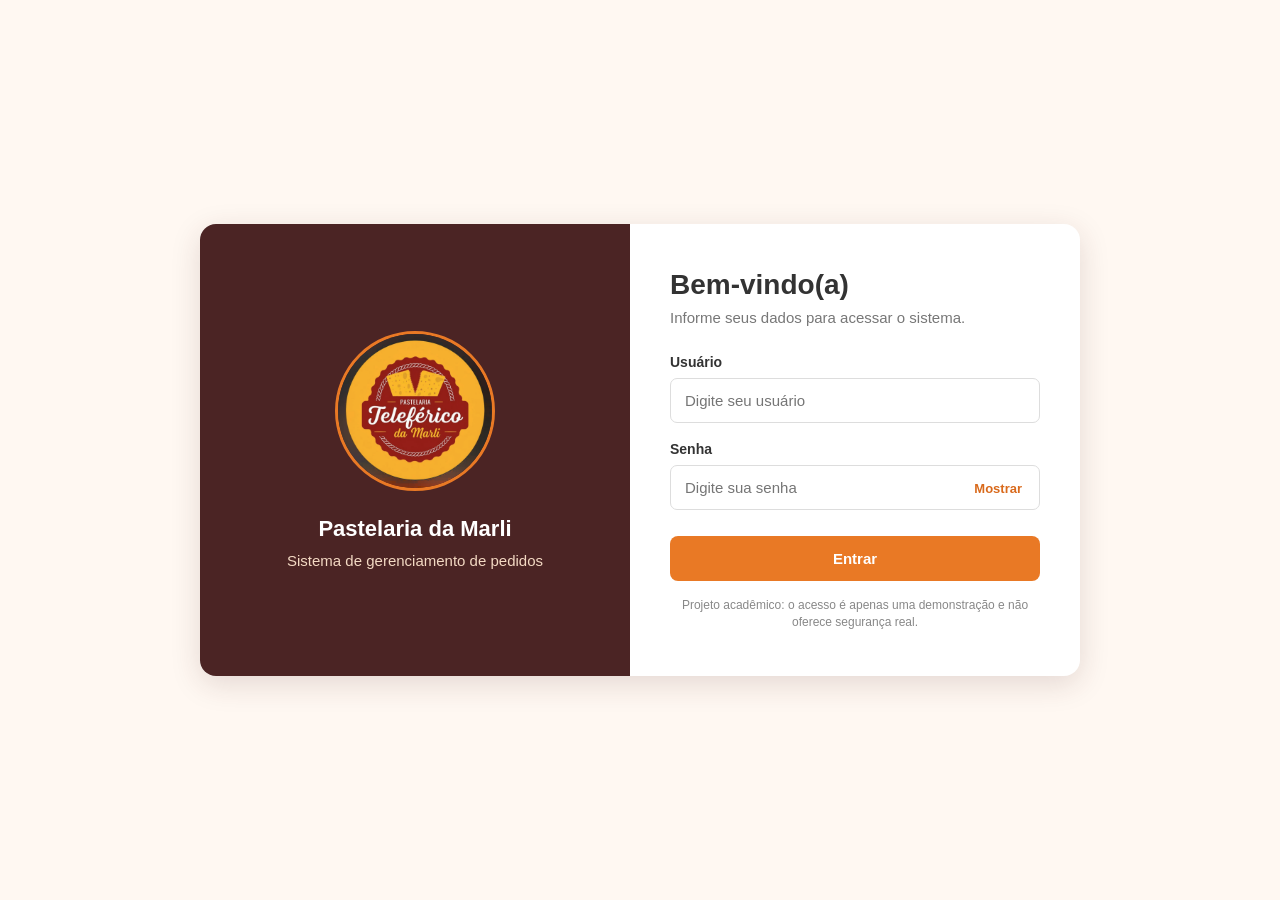
<file: index.html>
<!DOCTYPE html>
<html lang="pt-BR">

<head>
    <meta charset="UTF-8">
    <meta name="viewport" content="width=device-width, initial-scale=1.0">

    <title>Pastelaria da Marli</title>

    <!-- Redireciona automaticamente para a página de login (caminho relativo) -->
    <meta http-equiv="refresh" content="0; url=pages/login.html">

    <script>
        window.location.replace("pages/login.html");
    </script>
</head>

<body>

    <!-- Exibido apenas se o redirecionamento automático não funcionar -->
    <p>
        Redirecionando para a página de login...
        <a href="pages/login.html">Clique aqui se não for redirecionado.</a>
    </p>

</body>
</html>
</file>
<file: css/style.css>
/* CONFIGURAÇÕES GERAIS */

* {
    margin: 0;
    padding: 0;
    box-sizing: border-box;
}

body {
    font-family: Arial, sans-serif;
    background-color: #fff8f2;
    color: #333;
}

.container {
    display: flex;
    min-height: 100vh;
}

/* MENU LATERAL */

.sidebar {
    width: 250px;
    min-height: 100vh;
    background-color: #4b2424;
    padding: 25px 15px;
    box-shadow: 2px 0 10px rgba(0, 0, 0, 0.08);
}

.brand {
    display: flex;
    justify-content: center;
    align-items: center;
    margin-bottom: 35px;
}

.logo {
    width: 130px;
    height: 130px;
    border-radius: 50%;
    object-fit: cover;
    border: 3px solid #e97925;
}

/* LINKS DO MENU */

.menu {
    display: flex;
    flex-direction: column;
    gap: 10px;
}

.menu a {
    text-decoration: none;
    color: #555;
    padding: 14px 16px;
    border-radius: 8px;
    font-size: 15px;
    transition: 0.3s;
}

.menu a:hover {
    background-color: #fff0e3;
    color: #e97925;
}

.menu a.ativo {
    background-color: #e97925;
    color: white;
    font-weight: bold;
}

/* CONTEÚDO PRINCIPAL */

.main {
    flex: 1;
    padding: 35px;
    min-width: 0;
}

.topo {
    display: flex;
    justify-content: space-between;
    align-items: center;
    gap: 20px;
    margin-bottom: 30px;
}

.topo h1 {
    font-size: 28px;
    color: #333;
    margin-bottom: 8px;
}

.topo p {
    color: #777;
    font-size: 15px;
}

/* BOTÃO ADICIONAR */

.botao-adicionar {
    background-color: #e97925;
    color: white;
    border: none;
    padding: 13px 20px;
    border-radius: 8px;
    font-size: 14px;
    font-weight: bold;
    cursor: pointer;
    transition: 0.3s;
}

.botao-adicionar:hover {
    background-color: #c85d12;
}

/* PESQUISA */

.area-pesquisa {
    margin-bottom: 25px;
}

.area-pesquisa input {
    width: 100%;
    max-width: 450px;
    padding: 14px;
    border: 1px solid #ddd;
    border-radius: 8px;
    font-size: 15px;
    outline: none;
}

.area-pesquisa input:focus {
    border-color: #e97925;
}

/* GRADE DE PRODUTOS */

.grade-produtos {
    display: grid;
    grid-template-columns: repeat(auto-fill, minmax(220px, 1fr));
    gap: 22px;
}

/* CARD DO PRODUTO */

.produto-card {
    background-color: white;
    border-radius: 12px;
    padding: 15px;
    box-shadow: 0 3px 12px rgba(0, 0, 0, 0.07);
    transition: 0.3s;
    overflow: hidden;
}

.produto-card:hover {
    transform: translateY(-4px);
    box-shadow: 0 5px 15px rgba(0, 0, 0, 0.12);
}

/* IMAGEM DO PRODUTO */

.imagem-produto {
    width: 100%;
    height: 180px;
    object-fit: cover;
    border-radius: 9px;
    margin-bottom: 12px;
    display: block;
}

.produto-card h3 {
    font-size: 17px;
    margin-bottom: 10px;
    color: #333;
}

.produto-card p {
    font-size: 16px;
    color: #e97925;
    font-weight: bold;
    margin-bottom: 15px;
}

/* BOTÕES DO CARD */

.produto-acoes {
    display: flex;
    gap: 10px;
}

.produto-acoes button {
    flex: 1;
    padding: 10px;
    border: none;
    border-radius: 6px;
    cursor: pointer;
    font-size: 13px;
    font-weight: bold;
}

.produto-acoes button:first-child {
    background-color: #fff0e3;
    color: #d96a1c;
}

.produto-acoes button:first-child:hover {
    background-color: #ffe0c5;
}

.produto-acoes button:last-child {
    background-color: #ffe7e7;
    color: #d93636;
}

.produto-acoes button:last-child:hover {
    background-color: #ffd1d1;
}

/* JANELA DE CADASTRO */

.dialogo {
    width: 90%;
    max-width: 480px;
    border: none;
    border-radius: 12px;
    padding: 25px;
    margin: auto;
    box-shadow: 0 5px 25px rgba(0, 0, 0, 0.2);
}

.dialogo::backdrop {
    background-color: rgba(0, 0, 0, 0.5);
}

.dialogo-cabecalho {
    display: flex;
    justify-content: space-between;
    align-items: center;
    margin-bottom: 25px;
}

.dialogo-cabecalho h2 {
    font-size: 21px;
    color: #333;
}

.botao-fechar {
    background: none;
    border: none;
    font-size: 19px;
    cursor: pointer;
    color: #777;
}

/* CAMPOS DO FORMULÁRIO */

.campo {
    display: flex;
    flex-direction: column;
    margin-bottom: 20px;
}

.campo label {
    font-size: 14px;
    font-weight: bold;
    margin-bottom: 8px;
}

.campo input {
    width: 100%;
    padding: 12px;
    border: 1px solid #ddd;
    border-radius: 7px;
    font-size: 14px;
    outline: none;
}

.campo input:focus {
    border-color: #e97925;
}

.campo small {
    margin-top: 7px;
    color: #888;
    font-size: 12px;
}

/* BOTÕES DO FORMULÁRIO */

.botoes-formulario {
    display: flex;
    justify-content: flex-end;
    gap: 10px;
    margin-top: 25px;
}

.botoes-formulario button {
    padding: 12px 18px;
    border: none;
    border-radius: 7px;
    cursor: pointer;
    font-weight: bold;
}

.botao-cancelar {
    background-color: #eee;
    color: #555;
}

.botao-salvar {
    background-color: #e97925;
    color: white;
}

.botao-salvar:hover {
    background-color: #c85d12;
}

/* RESPONSIVIDADE */

@media (max-width: 768px) {

    .container {
        flex-direction: column;
    }

    .sidebar {
        width: 100%;
        min-height: auto;
        padding: 15px;
    }

    .brand {
        margin-bottom: 15px;
    }

    .logo {
        width: 85px;
        height: 85px;
    }

    .menu {
        flex-direction: row;
        flex-wrap: wrap;
        justify-content: center;
    }

    .menu a {
        padding: 10px;
        font-size: 13px;
    }

    .main {
        padding: 20px;
    }

    .topo {
        flex-direction: column;
        align-items: flex-start;
    }

    .botao-adicionar {
        width: 100%;
    }

    .grade-produtos {
        grid-template-columns: repeat(auto-fill, minmax(160px, 1fr));
    }
}
</file>
<file: css/login.css>
/* ========================================
   PÁGINA DE LOGIN
   Complementa o style.css (cores, fonte, .campo, .logo, .botao-adicionar)
   ======================================== */

.pagina-login {
    min-height: 100vh;
    display: flex;
    align-items: center;
    justify-content: center;
    padding: 24px;
}

/* CARTÃO PRINCIPAL */

.login {
    display: flex;
    width: 100%;
    max-width: 880px;
    background-color: white;
    border-radius: 16px;
    overflow: hidden;
    box-shadow: 0 8px 30px rgba(75, 36, 36, 0.15);
}

/* LADO DA MARCA */

.login-marca {
    flex: 1;
    display: flex;
    flex-direction: column;
    align-items: center;
    justify-content: center;
    text-align: center;
    padding: 40px 30px;
    background-color: #4b2424;
    color: white;
}

.login-marca .brand {
    margin-bottom: 25px;
}

.login-marca .logo {
    width: 160px;
    height: 160px;
}

.login-marca h2 {
    font-size: 22px;
    margin-bottom: 10px;
}

.login-marca p {
    font-size: 15px;
    color: #f3d9c3;
}

/* LADO DO FORMULÁRIO */

.login-formulario {
    flex: 1;
    padding: 45px 40px;
    display: flex;
    flex-direction: column;
    justify-content: center;
}

.login-cabecalho {
    margin-bottom: 28px;
}

.login-cabecalho h1 {
    font-size: 28px;
    color: #333;
    margin-bottom: 8px;
}

.login-cabecalho p {
    color: #777;
    font-size: 15px;
}

/* CAMPOS */

.login .campo {
    margin-bottom: 18px;
}

.login .campo input {
    padding: 13px 14px;
    font-size: 15px;
    transition: 0.3s;
}

.login .campo input:focus {
    box-shadow: 0 0 0 3px rgba(233, 121, 37, 0.18);
}

.login .campo input.invalido {
    border-color: #d93636;
    background-color: #fff8f8;
}

.login .campo input.invalido:focus {
    box-shadow: 0 0 0 3px rgba(217, 54, 54, 0.15);
}

/* MENSAGEM DE ERRO DO CAMPO */

.mensagem-erro {
    color: #d93636;
    font-size: 13px;
    margin-top: 7px;
}

.mensagem-erro:empty {
    display: none;
}

/* CAMPO DE SENHA COM BOTÃO MOSTRAR */

.campo-senha {
    position: relative;
}

.campo-senha input {
    padding-right: 85px;
}

.botao-mostrar-senha {
    position: absolute;
    top: 50%;
    right: 8px;
    transform: translateY(-50%);
    background: none;
    border: none;
    padding: 6px 10px;
    border-radius: 6px;
    font-size: 13px;
    font-weight: bold;
    color: #d96a1c;
    cursor: pointer;
    transition: 0.3s;
}

.botao-mostrar-senha:hover {
    background-color: #fff0e3;
}

.botao-mostrar-senha:focus-visible {
    outline: 2px solid #e97925;
}

/* MENSAGEM GERAL (topo do formulário) */

.mensagem-geral {
    padding: 12px 14px;
    border-radius: 8px;
    font-size: 14px;
    line-height: 1.4;
    margin-bottom: 20px;
}

.mensagem-geral[hidden] {
    display: none;
}

.mensagem-geral.erro {
    background-color: #ffe7e7;
    color: #b32b2b;
}

.mensagem-geral.sucesso {
    background-color: #fff0e3;
    color: #8a4310;
}

/* AVISO DE DEMONSTRAÇÃO */

.login-aviso {
    margin-top: 16px;
    font-size: 12px;
    line-height: 1.4;
    color: #888;
    text-align: center;
}

/* BOTÃO ENTRAR */

.botao-entrar {
    width: 100%;
    margin-top: 8px;
    padding: 14px 20px;
    font-size: 15px;
}

.botao-entrar:focus-visible {
    outline: 3px solid rgba(233, 121, 37, 0.4);
    outline-offset: 2px;
}

/* RESPONSIVIDADE */

@media (max-width: 768px) {

    .pagina-login {
        padding: 16px;
        align-items: flex-start;
    }

    .login {
        flex-direction: column;
        max-width: 460px;
    }

    .login-marca {
        padding: 25px 20px;
    }

    .login-marca .brand {
        margin-bottom: 12px;
    }

    .login-marca .logo {
        width: 90px;
        height: 90px;
    }

    .login-marca h2 {
        font-size: 19px;
        margin-bottom: 4px;
    }

    .login-marca p {
        font-size: 13px;
    }

    .login-formulario {
        padding: 28px 22px 32px;
    }

    .login-cabecalho {
        margin-bottom: 22px;
    }

    .login-cabecalho h1 {
        font-size: 24px;
    }
}
</file>
